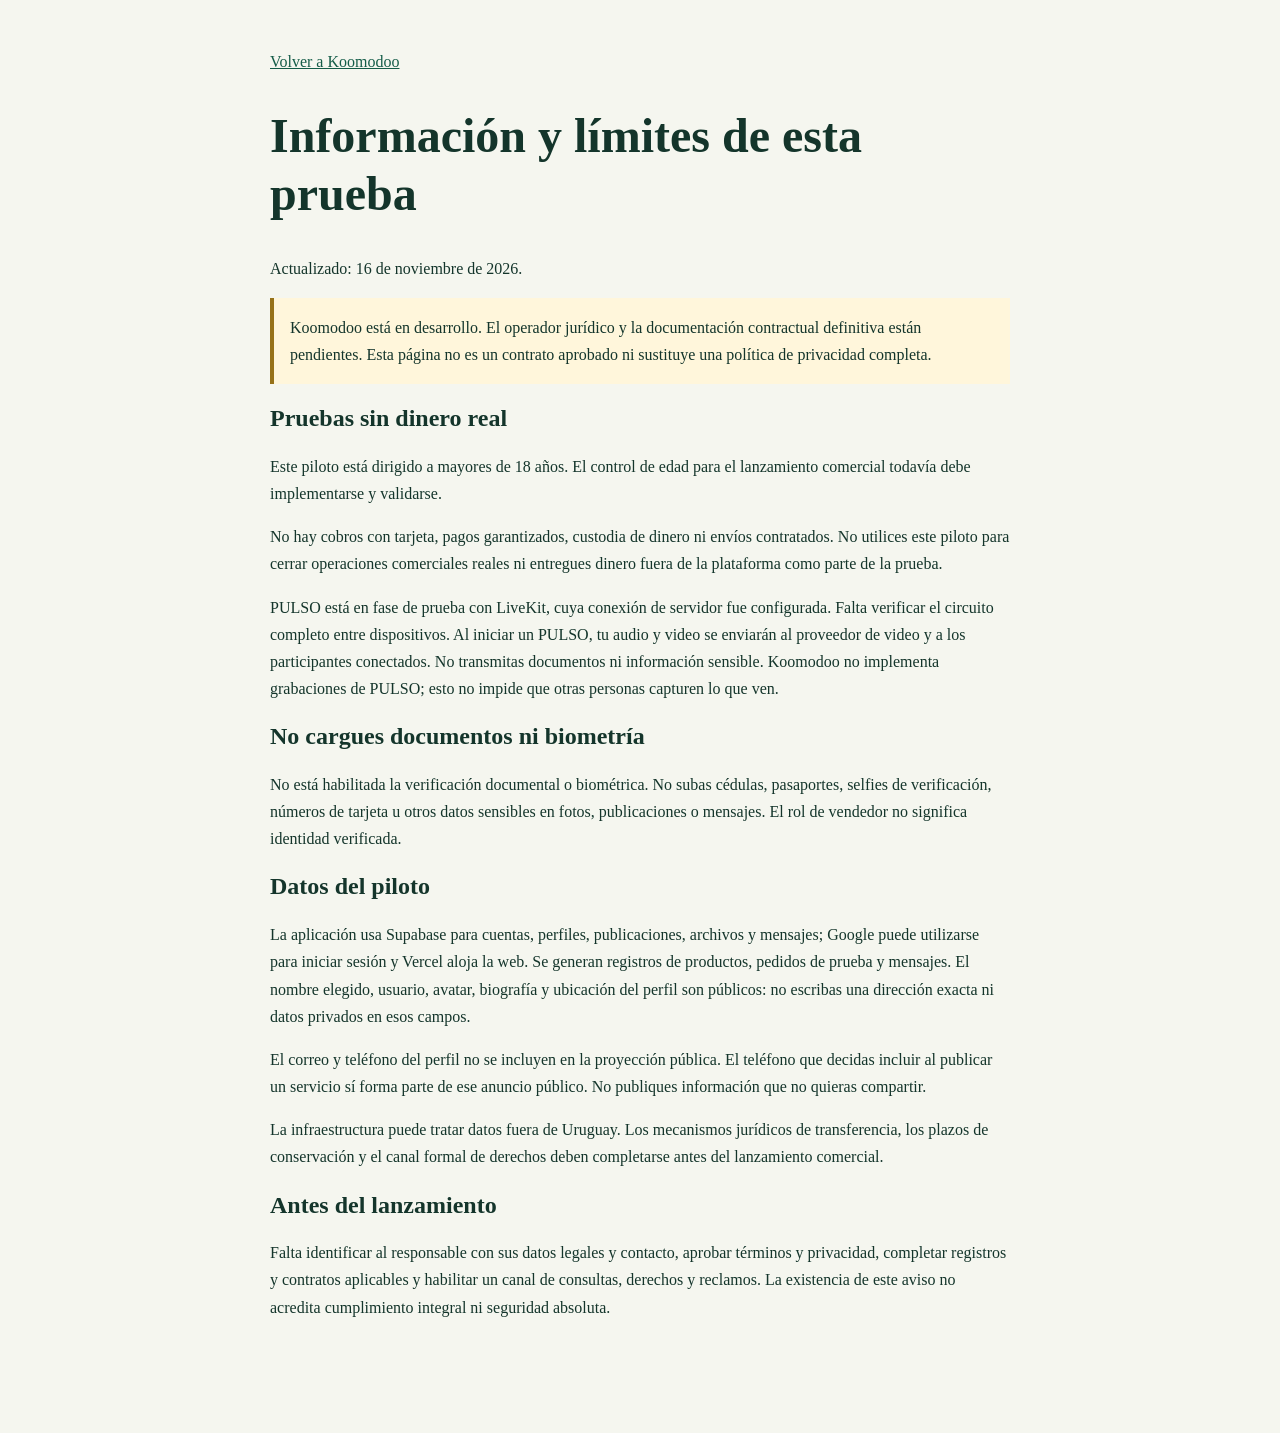
<file: estado-legal.html>
<!doctype html>
<html lang="es-UY">
<head>
  <meta charset="utf-8">
  <meta name="viewport" content="width=device-width, initial-scale=1">
  <meta name="robots" content="noindex">
  <title>Información y límites de esta prueba | Koomodoo</title>
  <style>
    :root { color-scheme: light; font-family: Georgia, serif; color: #14352b; background: #f5f6ef; }
    body { max-width: 740px; margin: 48px auto; padding: 0 24px 48px; line-height: 1.7; }
    h1,h2 { line-height: 1.2; } h1 { font-size: clamp(2rem,6vw,3rem); }
    a { color: #145c48; } .notice { border-left: 4px solid #967118; padding: 16px; background: #fff6db; }
  </style>
</head>
<body>
  <a href="./">Volver a Koomodoo</a>
  <h1>Información y límites de esta prueba</h1>
  <p>Actualizado: 16 de noviembre de 2026.</p>
  <p class="notice">Koomodoo está en desarrollo. El operador jurídico y la documentación contractual definitiva están pendientes. Esta página no es un contrato aprobado ni sustituye una política de privacidad completa.</p>
  <h2>Pruebas sin dinero real</h2>
  <p>Este piloto está dirigido a mayores de 18 años. El control de edad para el lanzamiento comercial todavía debe implementarse y validarse.</p>
  <p>No hay cobros con tarjeta, pagos garantizados, custodia de dinero ni envíos contratados. No utilices este piloto para cerrar operaciones comerciales reales ni entregues dinero fuera de la plataforma como parte de la prueba.</p>
  <p>PULSO está en fase de prueba con LiveKit, cuya conexión de servidor fue configurada. Falta verificar el circuito completo entre dispositivos. Al iniciar un PULSO, tu audio y video se enviarán al proveedor de video y a los participantes conectados. No transmitas documentos ni información sensible. Koomodoo no implementa grabaciones de PULSO; esto no impide que otras personas capturen lo que ven.</p>
  <h2>No cargues documentos ni biometría</h2>
  <p>No está habilitada la verificación documental o biométrica. No subas cédulas, pasaportes, selfies de verificación, números de tarjeta u otros datos sensibles en fotos, publicaciones o mensajes. El rol de vendedor no significa identidad verificada.</p>
  <h2>Datos del piloto</h2>
  <p>La aplicación usa Supabase para cuentas, perfiles, publicaciones, archivos y mensajes; Google puede utilizarse para iniciar sesión y Vercel aloja la web. Se generan registros de productos, pedidos de prueba y mensajes. El nombre elegido, usuario, avatar, biografía y ubicación del perfil son públicos: no escribas una dirección exacta ni datos privados en esos campos.</p>
  <p>El correo y teléfono del perfil no se incluyen en la proyección pública. El teléfono que decidas incluir al publicar un servicio sí forma parte de ese anuncio público. No publiques información que no quieras compartir.</p>
  <p>La infraestructura puede tratar datos fuera de Uruguay. Los mecanismos jurídicos de transferencia, los plazos de conservación y el canal formal de derechos deben completarse antes del lanzamiento comercial.</p>
  <h2>Antes del lanzamiento</h2>
  <p>Falta identificar al responsable con sus datos legales y contacto, aprobar términos y privacidad, completar registros y contratos aplicables y habilitar un canal de consultas, derechos y reclamos. La existencia de este aviso no acredita cumplimiento integral ni seguridad absoluta.</p>
</body>
</html>
</file>
